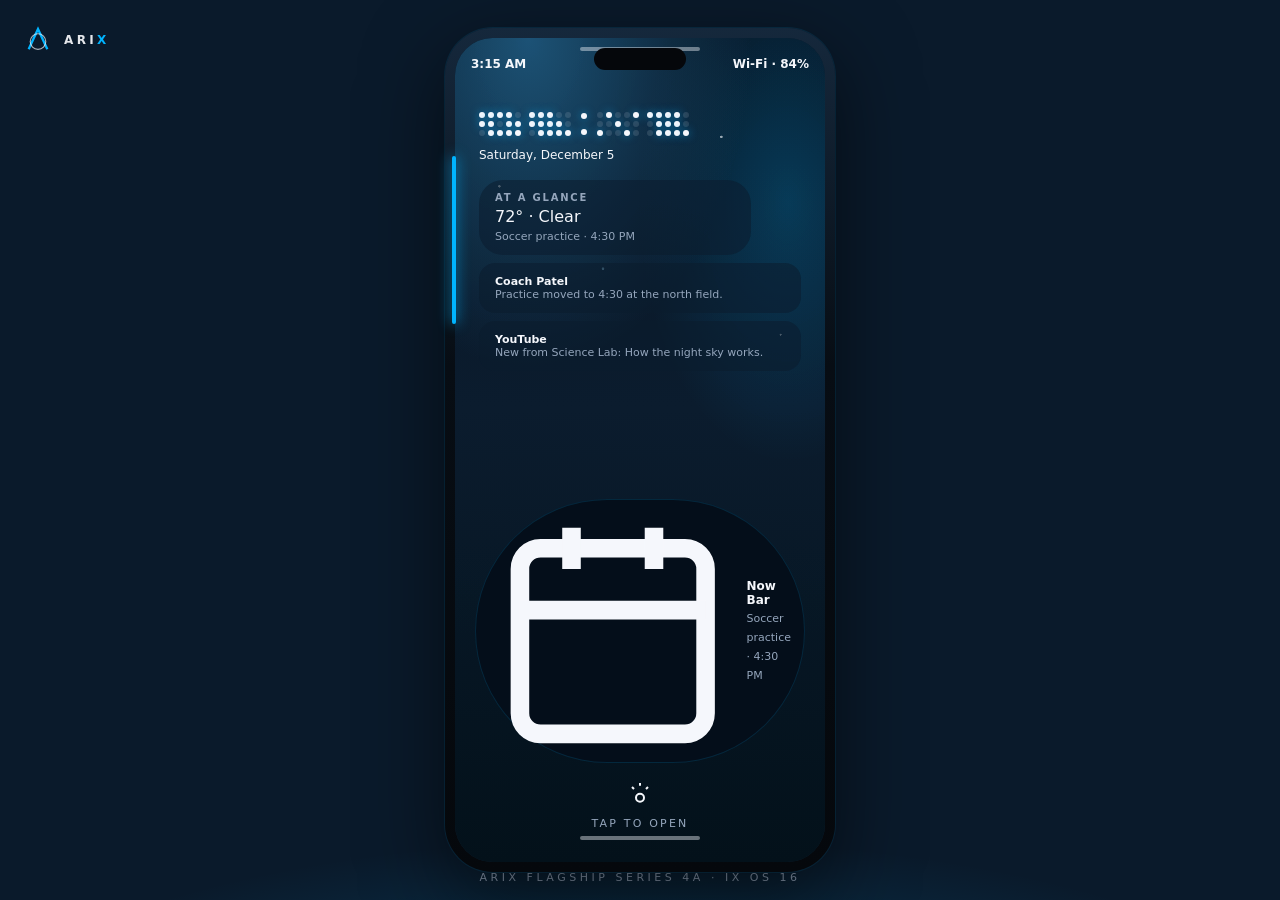
<file: apexbuilder-inputs/d9a50eb3-2703-4ad6-b517-25d902e7d5d7/source/index.html>
<!DOCTYPE html>
<html lang="en">
<head>
  <meta charset="UTF-8" />
  <meta name="viewport" content="width=device-width, initial-scale=1, viewport-fit=cover" />
  <meta name="theme-color" content="#0a1a2b" />
  <title>IX OS 16</title>
  <style>
    :root {
      --bg: #000;
      --navy: #0a1a2b;
      --navy-2: #0d2238;
      --surface: #10233a;
      --elevated: #16304c;
      --fg: #e5e7eb;
      --muted: #8b9bb0;
      --subtle: #5c6d82;
      --accent: #00b4ff;
      --accent-fg: #001018;
      --frost: #e5e7eb;
      --ok: #3ddc84;
      --danger: #ff6b6b;
      --border: #1e3a54;
      --chip-ice: #123a4d; --on-ice: #9ad4ec;
      --chip-sage: #143628; --on-sage: #86e0b8;
      --chip-mist: #252c3a; --on-mist: #d0d6e0;
      --chip-sand: #3a3420; --on-sand: #e6d6a8;
      --chip-rose: #3a1c24; --on-rose: #f0a3b0;
      --chip-azure: #1a2f6b; --on-azure: #8ab4f8;
      --ease: cubic-bezier(.22,1,.36,1);
    }
    * { box-sizing: border-box; margin: 0; padding: 0; }
    html, body { height: 100%; background: var(--navy); color: var(--fg); font-family: "Segoe UI", "Helvetica Neue", system-ui, sans-serif; -webkit-tap-highlight-color: transparent; }
    button, [role="button"] { cursor: pointer; font: inherit; color: inherit; background: none; border: 0; }
    input, textarea { font: inherit; color: inherit; }
    .desk { min-height: 100dvh; display: grid; place-items: center; position: relative; overflow: hidden; }
    .desk::before { content: ""; position: absolute; inset: auto 0 -20% 0; height: 55%; background: radial-gradient(80% 70% at 50% 100%, color-mix(in oklab, var(--accent) 28%, transparent), transparent 70%); pointer-events: none; }
    .fit { width: min(390px, 100vw); height: min(844px, 100dvh); position: relative; z-index: 1; }
    .bezel { position: absolute; inset: 0; background: linear-gradient(180deg, #15283c, #070d14 40%, #05080c); border-radius: 3rem; padding: 10px; box-shadow: 0 24px 80px rgb(0 0 0 / .55), 0 0 0 1px rgb(0 180 255 / .12); }
    .screen { position: relative; width: 100%; height: 100%; border-radius: 2.35rem; overflow: hidden; background: var(--navy); isolation: isolate; }
    .hole { position: absolute; top: 10px; left: 50%; z-index: 80; width: 92px; height: 22px; transform: translateX(-50%); border-radius: 999px; background: #05070a; pointer-events: none; }
    .glyph { position: absolute; left: 7px; top: 128px; width: 4px; height: 168px; border-radius: 99px; background: #121820; pointer-events: none; z-index: 3; }
    .glyph.on { background: var(--accent); box-shadow: 0 0 14px var(--accent); }
    .wordmark { letter-spacing: .28em; font-weight: 700; font-size: 12px; }
    .wordmark span { color: var(--accent); }
    .brand-row { position: absolute; left: 24px; top: 24px; display: none; align-items: center; gap: 12px; }
    .foot { position: absolute; bottom: 16px; left: 0; right: 0; text-align: center; font-size: 11px; letter-spacing: .32em; color: var(--muted); display: none; pointer-events: none; }
    @media (min-width: 900px) { .brand-row, .foot { display: flex; } .foot { display: block; } }
    @media (max-width: 520px) {
      .desk { background: #000; }
      .desk::before { display: none; }
      .fit { width: 100vw; height: 100dvh; }
      .bezel { padding: 0; border-radius: 0; box-shadow: none; background: #000; }
      .screen { border-radius: 0; }
      .glyph { display: none; }
    }
    .layer { position: absolute; inset: 0; }
    .status { height: 38px; padding: 14px 16px 0; display: flex; align-items: center; justify-content: space-between; font-size: 12px; font-weight: 600; color: var(--frost); position: relative; z-index: 6; }
    .status .sig { display: flex; gap: 6px; align-items: center; }
    .wall { position: absolute; inset: 0; background:
      radial-gradient(120% 80% at 20% 0%, #1a4d6e 0%, transparent 50%),
      radial-gradient(90% 70% at 90% 20%, #00b4ff33 0%, transparent 45%),
      linear-gradient(180deg, #071422 0%, #0a1a2b 45%, #031018 100%); }
    .wall::after { content: ""; position: absolute; inset: 0; pointer-events: none; background-image:
      radial-gradient(circle at 12% 18%, #fff 0 1px, transparent 1.5px),
      radial-gradient(circle at 72% 12%, #fff 0 1px, transparent 1.5px),
      radial-gradient(circle at 40% 28%, #9ad4ec 0 1px, transparent 1.6px),
      radial-gradient(circle at 88% 36%, #fff 0 .8px, transparent 1.2px),
      radial-gradient(circle at 22% 62%, #fff 0 1px, transparent 1.4px),
      radial-gradient(circle at 64% 70%, #00b4ff 0 1px, transparent 1.6px);
      opacity: .55; }
    .wall.city { background:
      radial-gradient(70% 50% at 50% 100%, #00b4ff22, transparent 60%),
      linear-gradient(180deg, #102033, #0a1522 50%, #061018); }
    .wall.orbit { background:
      radial-gradient(circle at 70% 20%, #3a6ad655, transparent 40%),
      radial-gradient(circle at 20% 80%, #00b4ff33, transparent 42%),
      #071018; }
    .press:active { transform: scale(.96); }
    .press { transition: transform 140ms var(--ease); }
    .home, .lock, .app, .shade, .recents { display: flex; flex-direction: column; }
    .lock-body { flex: 1; padding: 36px 24px 0; position: relative; z-index: 2; }
    .dot-clock { display: flex; align-items: center; gap: 8px; }
    .digit { display: grid; grid-template-columns: repeat(5, 6px); gap: 3px; }
    .dot { width: 6px; height: 6px; border-radius: 99px; background: rgb(229 231 235 / .12); }
    .dot.on { background: var(--frost); box-shadow: 0 0 8px rgb(0 180 255 / .55); }
    .colon { display: grid; gap: 10px; padding: 0 2px; }
    .glance { margin-top: 18px; max-width: 17rem; border-radius: 24px; background: rgb(10 26 43 / .55); padding: 12px 16px; }
    .kicker { font-size: 10px; font-weight: 700; letter-spacing: .18em; color: var(--muted); }
    .notice { margin-top: 8px; border-radius: 16px; background: rgb(10 26 43 / .55); padding: 12px 16px; text-align: left; width: 100%; }
    .lock-foot { padding: 0 20px 22px; position: relative; z-index: 3; display: flex; flex-direction: column; align-items: center; gap: 8px; }
    .now { display: flex; align-items: center; gap: 10px; min-height: 52px; padding: 8px 14px; border-radius: 999px; background: color-mix(in oklab, var(--navy) 72%, black); box-shadow: inset 0 0 0 1px rgb(0 180 255 / .14); width: 100%; text-align: left; }
    .handle { width: 120px; height: 4px; border-radius: 99px; background: rgb(229 231 235 / .42); }
    .nav { height: 22px; display: grid; place-items: center; position: relative; z-index: 20; }
    .home-body { flex: 1; min-height: 0; display: flex; flex-direction: column; padding: 4px 12px 4px; position: relative; z-index: 2; }
    .weather { border-radius: 24px; background: rgb(10 26 43 / .5); padding: 12px 16px; text-align: left; }
    .grid { margin-top: 10px; flex: 1; min-height: 0; overflow: auto; display: grid; grid-template-columns: repeat(4, 1fr); gap: 14px 0; padding-bottom: 6px; scrollbar-width: none; }
    .grid::-webkit-scrollbar { display: none; }
    .icon { display: flex; flex-direction: column; align-items: center; gap: 6px; color: var(--frost); }
    .chip { width: 52px; height: 52px; border-radius: 18px; display: grid; place-items: center; box-shadow: inset 0 0 0 1px rgb(0 180 255 / .14); }
    .chip svg { width: 22px; height: 22px; }
    .chip.sm { width: 48px; height: 48px; }
    .chip.ice { background: var(--chip-ice); color: var(--on-ice); }
    .chip.sage { background: var(--chip-sage); color: var(--on-sage); }
    .chip.mist { background: var(--chip-mist); color: var(--on-mist); }
    .chip.sand { background: var(--chip-sand); color: var(--on-sand); }
    .chip.rose { background: var(--chip-rose); color: var(--on-rose); }
    .chip.azure { background: var(--chip-azure); color: var(--on-azure); }
    .ilab { max-width: 68px; font-size: 10px; font-weight: 500; text-align: center; white-space: nowrap; overflow: hidden; text-overflow: ellipsis; }
    .dock { display: flex; justify-content: space-between; padding: 8px 10px; border-radius: 26px; background: color-mix(in oklab, var(--navy) 78%, transparent); box-shadow: 0 8px 28px rgb(0 0 0 / .35), inset 0 0 0 1px rgb(0 180 255 / .12); }
    .app { background: var(--navy); z-index: 20; animation: up 160ms var(--ease); }
    @keyframes up { from { opacity: 0; transform: translateY(14px) scale(.98); } to { opacity: 1; transform: none; } }
    .bar { height: 52px; display: flex; align-items: center; gap: 6px; padding: 0 8px; font-weight: 600; }
    .bar h1 { font-size: 16px; }
    .title { font-size: 28px; font-weight: 600; letter-spacing: -.03em; padding: 4px 18px 10px; }
    .row { display: flex; align-items: center; gap: 12px; width: 100%; min-height: 54px; padding: 8px 16px; text-align: left; border-bottom: 1px solid var(--border); }
    .scroll { flex: 1; overflow: auto; scrollbar-width: none; }
    .scroll::-webkit-scrollbar { display: none; }
    .search { display: flex; align-items: center; gap: 10px; height: 44px; padding: 0 14px; margin: 0 16px; border-radius: 999px; background: var(--elevated); }
    .search input, .field { width: 100%; background: transparent; border: 0; outline: none; }
    .field { height: 44px; padding: 0 14px; border-radius: 999px; background: var(--elevated); }
    .keys { display: grid; grid-template-columns: repeat(4, 1fr); gap: 8px; padding: 12px; }
    .key { height: 54px; border-radius: 999px; background: var(--elevated); font-size: 22px; font-weight: 500; }
    .key.op { background: var(--surface); color: var(--accent); }
    .key.eq { background: var(--accent); color: var(--accent-fg); }
    .key.wide { grid-column: span 2; }
    .bubble-me, .bubble-them { max-width: 78%; padding: 8px 12px; font-size: 14px; line-height: 1.4; margin: 6px 16px; }
    .bubble-me { margin-left: auto; background: var(--accent); color: var(--accent-fg); border-radius: 16px 16px 4px 16px; }
    .bubble-them { background: var(--elevated); border-radius: 16px 16px 16px 4px; }
    .shade { z-index: 40; background: color-mix(in oklab, var(--navy) 92%, black); transform: translateY(-103%); transition: transform 320ms var(--ease); pointer-events: none; }
    .shade.open { transform: none; pointer-events: auto; }
    .qs { display: grid; grid-template-columns: 1fr 1fr; gap: 8px; padding: 0 16px; }
    .tile { height: 64px; border-radius: 18px; background: var(--elevated); display: flex; align-items: center; gap: 10px; padding: 0 14px; text-align: left; }
    .tile.on { background: var(--accent); color: var(--accent-fg); }
    .recents { z-index: 35; background: rgb(0 0 0 / .45); }
    .cards { display: flex; gap: 14px; overflow-x: auto; padding: 32px 24px; flex: 1; align-items: center; }
    .card { flex: 0 0 176px; height: 300px; border-radius: 24px; background: var(--navy); text-align: left; box-shadow: inset 0 0 0 1px rgb(0 180 255 / .16); overflow: hidden; }
    .toast { position: absolute; left: 50%; bottom: 68px; z-index: 70; transform: translateX(-50%); background: var(--elevated); padding: 8px 14px; border-radius: 999px; font-size: 12px; pointer-events: none; }
    .flash { position: absolute; inset: 0; z-index: 55; background: #f4fbff; }
    .range { width: 100%; accent-color: var(--accent); }
    .cam { flex: 1; margin: 8px 16px; border-radius: 24px; background: linear-gradient(180deg, #02040a, #0A1A2B 62%, #00B4FF); position: relative; }
    .yt { aspect-ratio: 16/9; border-radius: 14px; margin: 0 16px; position: relative; overflow: hidden; }
    .t-azure { background: linear-gradient(160deg, #101830, #3a6ad6); }
    .t-sage { background: linear-gradient(160deg, #0c2418, #1f8a5a); }
    .t-ice { background: linear-gradient(160deg, #0a1a2b, #1478a8); }
    .t-sand { background: linear-gradient(160deg, #2a2414, #b08a3a); }
    .t-rose { background: linear-gradient(160deg, #2a1016, #b44555); }
    .map { height: 240px; margin: 12px 16px; border-radius: 22px; background:
      linear-gradient(90deg, rgb(0 180 255 / .08) 1px, transparent 1px) 0 0 / 28px 28px,
      linear-gradient(rgb(0 180 255 / .08) 1px, transparent 1px) 0 0 / 28px 28px, #10233a; position: relative; }
    .pin { position: absolute; transform: translate(-50%, -100%); display: flex; flex-direction: column; align-items: center; font-size: 11px; }
    .muted { color: var(--muted); } .accent { color: var(--accent); } .sm { font-size: 12px; } .xs { font-size: 11px; }
    .pad { padding: 8px 16px; }
    .hidden { display: none !important; }
    .eq { display: flex; align-items: flex-end; gap: 2px; height: 16px; }
    .eq i { display: block; width: 2px; height: 8px; background: var(--accent); border-radius: 99px; animation: eq .9s ease-in-out infinite; }
    .eq i:nth-child(2) { animation-delay: .12s; } .eq i:nth-child(3) { animation-delay: .24s; }
    @keyframes eq { 50% { height: 14px; } }
    .power { position: absolute; inset: 0; z-index: 50; background: rgb(0 0 0 / .55); display: flex; align-items: flex-end; justify-content: center; padding-bottom: 64px; }
    .power .box { width: 256px; border-radius: 24px; overflow: hidden; background: var(--navy); }
    .off { position: absolute; inset: 0; background: #000; z-index: 60; }
  </style>
</head>
<body>
  <div class="desk">
    <div class="brand-row">
      <svg width="28" height="32" viewBox="0 0 36 40" fill="none"><path d="M6 32 L18 6 L30 32" stroke="#00b4ff" stroke-width="3" fill="none"/><circle cx="18" cy="22" r="10" stroke="#eef2f7" stroke-width="1.5" fill="none" opacity=".7"/></svg>
      <span class="wordmark">ARI<span>X</span></span>
    </div>
    <div class="fit">
      <div class="bezel">
        <span class="glyph" id="glyph"></span>
        <div class="screen" id="screen" style="filter: brightness(1.07)">
          <div class="hole"></div>
          <div class="wall" id="wall"></div>
          <div class="layer lock" id="lock"></div>
          <div class="layer home hidden" id="home"></div>
          <div class="layer app hidden" id="app"></div>
          <div class="layer recents hidden" id="recents"></div>
          <div class="layer shade" id="shade"></div>
          <div class="nav" id="nav"></div>
          <div class="toast hidden" id="toast"></div>
          <div class="flash hidden" id="flash"></div>
          <div class="power hidden" id="power"></div>
          <button class="off hidden" id="off" aria-label="Power on"></button>
        </div>
      </div>
    </div>
    <p class="foot">ARIX FLAGSHIP SERIES 4A · IX OS 16</p>
  </div>
  <script>
const ICONS = {
  phone: '<svg viewBox="0 0 24 24" fill="none" stroke="currentColor" stroke-width="1.8"><path d="M22 16.92v3a2 2 0 0 1-2.18 2 19.8 19.8 0 0 1-8.63-3.07 19.5 19.5 0 0 1-6-6A19.8 19.8 0 0 1 2.12 4.18 2 2 0 0 1 4.11 2h3a2 2 0 0 1 2 1.72c.13.96.36 1.9.7 2.81a2 2 0 0 1-.45 2.11L8.09 9.91a16 16 0 0 0 6 6l1.27-1.27a2 2 0 0 1 2.11-.45c.91.34 1.85.57 2.81.7A2 2 0 0 1 22 16.92z"/></svg>',
  msg: '<svg viewBox="0 0 24 24" fill="none" stroke="currentColor" stroke-width="1.8"><path d="M21 15a2 2 0 0 1-2 2H7l-4 4V5a2 2 0 0 1 2-2h14a2 2 0 0 1 2 2z"/></svg>',
  users: '<svg viewBox="0 0 24 24" fill="none" stroke="currentColor" stroke-width="1.8"><path d="M16 21v-2a4 4 0 0 0-4-4H6a4 4 0 0 0-4 4v2"/><circle cx="9" cy="7" r="4"/><path d="M22 21v-2a4 4 0 0 0-3-3.87"/><path d="M16 3.13a4 4 0 0 1 0 7.75"/></svg>',
  cam: '<svg viewBox="0 0 24 24" fill="none" stroke="currentColor" stroke-width="1.8"><path d="M23 19a2 2 0 0 1-2 2H3a2 2 0 0 1-2-2V8a2 2 0 0 1 2-2h4l2-3h6l2 3h4a2 2 0 0 1 2 2z"/><circle cx="12" cy="13" r="4"/></svg>',
  img: '<svg viewBox="0 0 24 24" fill="none" stroke="currentColor" stroke-width="1.8"><rect x="3" y="3" width="18" height="18" rx="2"/><circle cx="8.5" cy="8.5" r="1.5"/><path d="M21 15l-5-5L5 21"/></svg>',
  clock: '<svg viewBox="0 0 24 24" fill="none" stroke="currentColor" stroke-width="1.8"><circle cx="12" cy="12" r="10"/><path d="M12 6v6l4 2"/></svg>',
  cal: '<svg viewBox="0 0 24 24" fill="none" stroke="currentColor" stroke-width="1.8"><rect x="3" y="4" width="18" height="18" rx="2"/><path d="M16 2v4M8 2v4M3 10h18"/></svg>',
  note: '<svg viewBox="0 0 24 24" fill="none" stroke="currentColor" stroke-width="1.8"><path d="M12 20h9"/><path d="M16.5 3.5a2.1 2.1 0 0 1 3 3L7 19l-4 1 1-4Z"/></svg>',
  sun: '<svg viewBox="0 0 24 24" fill="none" stroke="currentColor" stroke-width="1.8"><circle cx="12" cy="12" r="4"/><path d="M12 2v2M12 20v2M4.9 4.9l1.4 1.4M17.7 17.7l1.4 1.4M2 12h2M20 12h2M4.9 19.1l1.4-1.4M17.7 6.3l1.4-1.4"/></svg>',
  calc: '<svg viewBox="0 0 24 24" fill="none" stroke="currentColor" stroke-width="1.8"><rect x="4" y="2" width="16" height="20" rx="2"/><path d="M8 6h8M8 12h.01M12 12h.01M16 12h.01M8 16h.01M12 16h.01M16 16h.01"/></svg>',
  disc: '<svg viewBox="0 0 24 24" fill="none" stroke="currentColor" stroke-width="1.8"><circle cx="12" cy="12" r="10"/><circle cx="12" cy="12" r="3"/></svg>',
  folder: '<svg viewBox="0 0 24 24" fill="none" stroke="currentColor" stroke-width="1.8"><path d="M4 20h16a2 2 0 0 0 2-2V8a2 2 0 0 0-2-2h-7l-2-2H4a2 2 0 0 0-2 2v12a2 2 0 0 0 2 2z"/></svg>',
  globe: '<svg viewBox="0 0 24 24" fill="none" stroke="currentColor" stroke-width="1.8"><circle cx="12" cy="12" r="10"/><path d="M2 12h20M12 2a15 15 0 0 1 0 20M12 2a15 15 0 0 0 0 20"/></svg>',
  bag: '<svg viewBox="0 0 24 24" fill="none" stroke="currentColor" stroke-width="1.8"><path d="M6 2 3 6v14a2 2 0 0 0 2 2h14a2 2 0 0 0 2-2V6l-3-4Z"/><path d="M3 6h18M16 10a4 4 0 0 1-8 0"/></svg>',
  gear: '<svg viewBox="0 0 24 24" fill="none" stroke="currentColor" stroke-width="1.8"><circle cx="12" cy="12" r="3"/><path d="M19.4 15a1.7 1.7 0 0 0 .3 1.8l.1.1a2 2 0 1 1-2.8 2.8l-.1-.1a1.7 1.7 0 0 0-1.8-.3 1.7 1.7 0 0 0-1 1.5V21a2 2 0 1 1-4 0v-.1a1.7 1.7 0 0 0-1-1.5 1.7 1.7 0 0 0-1.8.3l-.1.1a2 2 0 1 1-2.8-2.8l.1-.1a1.7 1.7 0 0 0 .3-1.8 1.7 1.7 0 0 0-1.5-1H3a2 2 0 1 1 0-4h.1a1.7 1.7 0 0 0 1.5-1 1.7 1.7 0 0 0-.3-1.8l-.1-.1a2 2 0 1 1 2.8-2.8l.1.1a1.7 1.7 0 0 0 1.8.3H9a1.7 1.7 0 0 0 1-1.5V3a2 2 0 1 1 4 0v.1a1.7 1.7 0 0 0 1 1.5 1.7 1.7 0 0 0 1.8-.3l.1-.1a2 2 0 1 1 2.8 2.8l-.1.1a1.7 1.7 0 0 0-.3 1.8V9a1.7 1.7 0 0 0 1.5 1H21a2 2 0 1 1 0 4h-.1a1.7 1.7 0 0 0-1.5 1z"/></svg>',
  spark: '<svg viewBox="0 0 24 24" fill="none" stroke="currentColor" stroke-width="1.8"><path d="M12 3l1.8 5.2L19 10l-5.2 1.8L12 17l-1.8-5.2L5 10l5.2-1.8Z"/></svg>',
  car: '<svg viewBox="0 0 24 24" fill="none" stroke="currentColor" stroke-width="1.8"><path d="M5 17h14v-5l-2-5H7L5 12z"/><circle cx="7.5" cy="17.5" r="1.5"/><circle cx="16.5" cy="17.5" r="1.5"/></svg>',
  pods: '<svg viewBox="0 0 24 24" fill="none" stroke="currentColor" stroke-width="1.8"><path d="M3 18v-6a9 9 0 0 1 18 0v6"/><path d="M21 19a2 2 0 0 1-2 2h-1a2 2 0 0 1-2-2v-3a2 2 0 0 1 2-2h3zM3 19a2 2 0 0 0 2 2h1a2 2 0 0 0 2-2v-3a2 2 0 0 0-2-2H3z"/></svg>',
  search: '<svg viewBox="0 0 24 24" fill="none" stroke="currentColor" stroke-width="1.8"><circle cx="11" cy="11" r="7"/><path d="m21 21-4.3-4.3"/></svg>',
  play: '<svg viewBox="0 0 24 24" fill="currentColor"><path d="M8 5v14l11-7z"/></svg>',
  mail: '<svg viewBox="0 0 24 24" fill="none" stroke="currentColor" stroke-width="1.8"><rect x="2" y="4" width="20" height="16" rx="2"/><path d="m22 7-10 7L2 7"/></svg>',
  map: '<svg viewBox="0 0 24 24" fill="none" stroke="currentColor" stroke-width="1.8"><path d="M9 18 3 21V6l6-3 6 3 6-3v15l-6 3z"/><path d="M9 3v15M15 6v15"/></svg>',
  news: '<svg viewBox="0 0 24 24" fill="none" stroke="currentColor" stroke-width="1.8"><path d="M4 22h16a2 2 0 0 0 2-2V4H8v16a2 2 0 0 1-2 2H4a2 2 0 0 1-2-2V8"/><path d="M12 8h6M12 12h6M12 16h6"/></svg>',
  lang: '<svg viewBox="0 0 24 24" fill="none" stroke="currentColor" stroke-width="1.8"><path d="m5 8 6 6M4 14l6-6 2-3M2 5h12M7 2h1M12.5 22l5-12 5 12M15 18h5"/></svg>',
  heart: '<svg viewBox="0 0 24 24" fill="none" stroke="currentColor" stroke-width="1.8"><path d="M20.8 4.6a5.5 5.5 0 0 0-7.8 0L12 5.6l-1-1a5.5 5.5 0 0 0-7.8 7.8l1 1L12 21l7.8-7.6 1-1a5.5 5.5 0 0 0 0-7.8z"/></svg>',
  card: '<svg viewBox="0 0 24 24" fill="none" stroke="currentColor" stroke-width="1.8"><rect x="2" y="5" width="20" height="14" rx="2"/><path d="M2 10h20"/></svg>',
  bulb: '<svg viewBox="0 0 24 24" fill="none" stroke="currentColor" stroke-width="1.8"><path d="M9 18h6M10 22h4"/><path d="M12 2a7 7 0 0 0-4 12c.6.6 1 1.5 1 2.4V18h6v-1.6c0-.9.4-1.8 1-2.4A7 7 0 0 0 12 2z"/></svg>',
  shield: '<svg viewBox="0 0 24 24" fill="none" stroke="currentColor" stroke-width="1.8"><path d="M12 22s8-4 8-10V5l-8-3-8 3v7c0 6 8 10 8 10z"/></svg>',
  timer: '<svg viewBox="0 0 24 24" fill="none" stroke="currentColor" stroke-width="1.8"><circle cx="12" cy="13" r="8"/><path d="M12 9v4l2 2M10 2h4M12 2v2"/></svg>',
  wifi: '<svg viewBox="0 0 24 24" fill="none" stroke="currentColor" stroke-width="1.8"><path d="M5 12.6A11 11 0 0 1 12 10a11 11 0 0 1 7 2.6"/><path d="M8.5 16.2A6 6 0 0 1 12 15a6 6 0 0 1 3.5 1.2"/><path d="M12 20h.01"/><path d="M2 8.8A16 16 0 0 1 12 5a16 16 0 0 1 10 3.8"/></svg>',
  bt: '<svg viewBox="0 0 24 24" fill="none" stroke="currentColor" stroke-width="1.8"><path d="m7 7 10 10-5 5V2l5 5L7 17"/></svg>',
  moon: '<svg viewBox="0 0 24 24" fill="none" stroke="currentColor" stroke-width="1.8"><path d="M21 14.5A8.5 8.5 0 1 1 9.5 3 7 7 0 0 0 21 14.5z"/></svg>',
  plane: '<svg viewBox="0 0 24 24" fill="none" stroke="currentColor" stroke-width="1.8"><path d="M17.8 19.2 16 11l3.5-3.5a2.1 2.1 0 1 0-3-3L13 7.8 4.8 6.2 4 8l6.3 3.7L8 18l2 .8 2.7-5.3 3.7 6.3z"/></svg>',
  flash: '<svg viewBox="0 0 24 24" fill="none" stroke="currentColor" stroke-width="1.8"><path d="M4 11a9 9 0 0 1 16 0"/><path d="M12 12v7"/><path d="M9 19h6"/></svg>',
  bat: '<svg viewBox="0 0 24 24" fill="none" stroke="currentColor" stroke-width="1.8"><rect x="2" y="7" width="18" height="10" rx="2"/><path d="M22 11v2M6 11v2M10 11v2"/></svg>',
  back: '<svg viewBox="0 0 24 24" fill="none" stroke="currentColor" stroke-width="1.8"><path d="m15 18-6-6 6-6"/></svg>'
};

const APPS = [
  { id: "phone", name: "Phone", icon: "phone", chip: "sage", dock: true },
  { id: "messages", name: "Messages", icon: "msg", chip: "ice", dock: true },
  { id: "google", name: "Google", icon: "search", chip: "azure", dock: true },
  { id: "youtube", name: "YouTube", icon: "play", chip: "rose", dock: true },
  { id: "camera", name: "Camera", icon: "cam", chip: "mist", dock: true },
  { id: "play", name: "Play Store", icon: "bag", chip: "sage" },
  { id: "photos", name: "Photos", icon: "img", chip: "sand" },
  { id: "maps", name: "Maps", icon: "map", chip: "sage" },
  { id: "mail", name: "Gmail", icon: "mail", chip: "rose" },
  { id: "clock", name: "Clock", icon: "clock", chip: "azure" },
  { id: "calendar", name: "Calendar", icon: "cal", chip: "ice" },
  { id: "weather", name: "Weather", icon: "sun", chip: "sand" },
  { id: "notes", name: "Notes", icon: "note", chip: "mist" },
  { id: "contacts", name: "Contacts", icon: "users", chip: "ice" },
  { id: "calculator", name: "Calculator", icon: "calc", chip: "mist" },
  { id: "music", name: "YT Music", icon: "disc", chip: "rose" },
  { id: "files", name: "Files", icon: "folder", chip: "sand" },
  { id: "browser", name: "Chrome", icon: "globe", chip: "azure" },
  { id: "news", name: "News", icon: "news", chip: "azure" },
  { id: "translate", name: "Translate", icon: "lang", chip: "ice" },
  { id: "fitness", name: "Fit", icon: "heart", chip: "sage" },
  { id: "wallet", name: "Wallet", icon: "card", chip: "sand" },
  { id: "assistant", name: "Gemini", icon: "spark", chip: "ice" },
  { id: "auto", name: "Auto", icon: "car", chip: "mist" },
  { id: "pods", name: "Pods", icon: "pods", chip: "azure" },
  { id: "glyph", name: "Glyph", icon: "bulb", chip: "ice" },
  { id: "care", name: "Device Care", icon: "shield", chip: "sage" },
  { id: "routines", name: "Modes", icon: "timer", chip: "sand" },
  { id: "settings", name: "Settings", icon: "gear", chip: "mist" }
];
const APP_MAP = Object.fromEntries(APPS.map(a => [a.id, a]));
const DOCK = APPS.filter(a => a.dock);

const CONTACTS = [
  { id: "mom", name: "Mom", phone: "555-0142", initials: "M" },
  { id: "dad", name: "Dad", phone: "555-0143", initials: "D" },
  { id: "alex", name: "Alex Rivera", phone: "555-0190", initials: "AR" },
  { id: "sam", name: "Sam Chen", phone: "555-0191", initials: "SC" },
  { id: "coach", name: "Coach Patel", phone: "555-0160", initials: "CP" },
  { id: "lib", name: "School Library", phone: "555-0100", initials: "SL" }
];
const TRACKS = [
  { id: "t1", title: "Horizon Line", artist: "ARIX Session" },
  { id: "t2", title: "Night Orbit", artist: "ARIX Session" },
  { id: "t3", title: "Quiet Atlas", artist: "Field Notes" },
  { id: "t4", title: "Afterglow", artist: "Field Notes" }
];
const VIDEOS = [
  { title: "How the night sky works", ch: "Science Lab", views: "1.2M", len: "12:04", tone: "t-azure" },
  { title: "Easy soccer footwork", ch: "Field Notes", views: "640K", len: "8:41", tone: "t-sage" },
  { title: "IX OS 16 first look", ch: "ARIX", views: "210K", len: "6:18", tone: "t-ice" },
  { title: "Paper satellites craft", ch: "Maker Club", views: "88K", len: "14:22", tone: "t-sand" },
  { title: "Piano warmups", ch: "Practice Room", views: "430K", len: "9:05", tone: "t-rose" }
];
const MAIL = [
  { from: "School Library", sub: "Books due Saturday", body: "Please return Night Sky Atlas by Saturday noon.", unread: true },
  { from: "Coach Patel", sub: "Practice 4:30", body: "North field today. Bring water.", unread: true },
  { from: "Science Club", sub: "Fair checklist", body: "Poster, labels, and a printed Earth photo." }
];
const NEWS = [
  ["Northhaven clear through Thursday", "Local"],
  ["Students launch paper-satellite club", "School"],
  ["Night-sky watch this weekend", "Science"]
];
const FILES = [
  ["Science-fair-poster.pdf", "Document · 2.4 MB"],
  ["Homework-week-4.md", "Document · 18 KB"],
  ["Practice-schedule.txt", "Document · 4 KB"],
  ["Horizon.jpg", "Image · 1.1 MB"]
];
const DOTS = {
  0: "111101101101111", 1: "010010010010010", 2: "111001111100111",
  3: "111001111001111", 4: "101101111001001", 5: "111100111001111",
  6: "111100111101111", 7: "111001001001001", 8: "111101111101111", 9: "111101111001111"
};

const S = {
  stage: "lock",
  openApp: null,
  recents: [],
  shade: false,
  recentsOpen: false,
  power: false,
  off: false,
  wifi: true,
  bt: true,
  airplane: false,
  dnd: false,
  flashlight: false,
  rotate: true,
  saver: false,
  glyph: true,
  volume: 0.62,
  brightness: 0.78,
  wallpaper: "horizon",
  battery: 84,
  playing: false,
  track: 0,
  chat: null,
  notes: [
    { id: "n1", title: "Science fair", body: "Poster title: Orbit and Light." },
    { id: "n2", title: "Weekend list", body: "Library books due Saturday.\nPiano scales 15 minutes." }
  ],
  photos: ["Horizon", "City Night", "Orbit"],
  threads: {
    mom: [{me:false, text:"Dinner is at 7. Can you set the table?"},{me:true, text:"Yes. I will be home after practice."}],
    dad: [{me:false, text:"Need a ride from the library?"}],
    alex: [{me:false, text:"Want to finish the science board after school?"},{me:true, text:"Yes. I have the planet labels ready."}],
    sam: [{me:false, text:"Band practice moved indoors."}],
    coach: [{me:false, text:"Practice moved to 4:30 at the north field."}],
    lib: [{me:false, text:"Night Sky Atlas is due Saturday."}]
  },
  gemini: [{me:true, text:"What can you do?"},{me:false, text:"I can open apps, tell the weather, and walk you through IX OS 16. Try open camera."}],
  notices: [
    { id: "nt1", app: "messages", title: "Coach Patel", body: "Practice moved to 4:30 at the north field.", read: false },
    { id: "nt2", app: "youtube", title: "YouTube", body: "New from Science Lab: How the night sky works.", read: false },
    { id: "nt3", app: "play", title: "Play Store", body: "IX OS 16 system apps are up to date.", read: true }
  ],
  calc: "0",
  setPage: "root",
  dial: "",
  gq: "",
  yt: -1,
  noteId: null
};

function save() {
  try { localStorage.setItem("ix-os-v18", JSON.stringify({
    wifi: S.wifi, bt: S.bt, airplane: S.airplane, dnd: S.dnd, saver: S.saver,
    glyph: S.glyph, volume: S.volume, brightness: S.brightness, wallpaper: S.wallpaper, notes: S.notes
  })); } catch {}
}
function load() {
  try {
    const raw = localStorage.getItem("ix-os-v18");
    if (!raw) return;
    Object.assign(S, JSON.parse(raw));
  } catch {}
}

function toast(msg) {
  const el = document.getElementById("toast");
  el.textContent = msg;
  el.classList.remove("hidden");
  clearTimeout(toast._t);
  toast._t = setTimeout(() => el.classList.add("hidden"), 1600);
}

function clockNow() {
  const d = new Date();
  return d.toLocaleTimeString(undefined, { hour: "numeric", minute: "2-digit" });
}
function dateNow() {
  return new Date().toLocaleDateString(undefined, { weekday: "long", month: "long", day: "numeric" });
}
function digitHtml(n) {
  const pat = DOTS[n] || DOTS[0];
  return `<div class="digit">${[...pat].map(c => `<span class="dot${c === "1" ? " on" : ""}"></span>`).join("")}</div>`;
}
function statusHtml(light) {
  return `<div class="status"><span>${clockNow()}</span><span class="sig">${S.airplane ? "✈" : (S.wifi ? "Wi-Fi" : "")} · ${S.battery}%</span></div>`;
}
function iconBtn(app, labeled = true, sm = false) {
  return `<button class="icon press" data-open="${app.id}" aria-label="${app.name}">
    <span class="chip ${app.chip}${sm ? " sm" : ""}">${ICONS[app.icon]}</span>
    ${labeled ? `<span class="ilab">${app.name}</span>` : ""}
  </button>`;
}
function header(title, back = "home") {
  return `<div class="bar"><button class="press" data-act="${back}" aria-label="Back" style="width:40px;height:40px;display:grid;place-items:center;color:var(--accent)">${ICONS.back}</button><h1>${title}</h1></div>`;
}
function nowBar() {
  const t = TRACKS[S.track];
  if (S.playing) {
    return `<button class="now press" data-open="music"><span class="eq"><i></i><i></i><i></i><i></i></span><span style="flex:1;min-width:0"><span style="display:block;font-size:12px;font-weight:600">${t.title}</span><span class="xs muted">${t.artist}</span></span><span class="xs" data-act="togglePlay" style="width:32px;height:32px;border-radius:99px;background:var(--accent);color:var(--accent-fg);display:grid;place-items:center">II</span></button>`;
  }
  return `<button class="now press" data-open="calendar">${ICONS.cal}<span style="flex:1"><span style="display:block;font-size:12px;font-weight:600">Now Bar</span><span class="xs muted">Soccer practice · 4:30 PM</span></span></button>`;
}

function renderLock() {
  const d = new Date();
  const h = d.getHours(), m = d.getMinutes();
  const h1 = Math.floor(h / 10), h2 = h % 10, m1 = Math.floor(m / 10), m2 = m % 10;
  const notes = S.notices.filter(n => !n.read).slice(0, 2);
  document.getElementById("lock").innerHTML = `
    ${statusHtml()}
    <div class="lock-body" data-act="unlock">
      <div class="dot-clock">${digitHtml(h1)}${digitHtml(h2)}<div class="colon"><span class="dot on"></span><span class="dot on"></span></div>${digitHtml(m1)}${digitHtml(m2)}</div>
      <p class="sm" style="margin-top:12px">${dateNow()}</p>
      <div class="glance">
        <p class="kicker">AT A GLANCE</p>
        <p style="margin-top:4px;font-weight:500">72° · Clear</p>
        <p class="xs muted" style="margin-top:4px">Soccer practice · 4:30 PM</p>
      </div>
      ${notes.map(n => `<button class="notice press" data-open="${n.app}"><p class="xs" style="font-weight:600">${n.title}</p><p class="xs muted">${n.body}</p></button>`).join("")}
    </div>
    <div class="lock-foot">
      ${nowBar()}
      <button class="press" data-act="unlock" aria-label="Unlock" style="display:flex;flex-direction:column;align-items:center;gap:6px;padding-top:8px">
        <svg width="32" height="32" viewBox="0 0 24 24" fill="none" stroke="currentColor" stroke-width="1.5"><path d="M12 11a3 3 0 1 0 0 6 3 3 0 0 0 0-6z"/><path d="M12 3v2M6 6l1.5 1.5M18 6l-1.5 1.5"/></svg>
        <span class="xs muted" style="letter-spacing:.2em">TAP TO OPEN</span>
        <span class="handle"></span>
      </button>
    </div>`;
}

function renderHome() {
  document.getElementById("home").innerHTML = `
    ${statusHtml()}
    <div class="home-body">
      <button class="weather press" data-open="weather">
        <p class="kicker">NORTHHAVEN</p>
        <div style="display:flex;align-items:flex-end;justify-content:space-between">
          <p style="font-size:36px;font-weight:300">72°</p>
          <p class="xs muted">Clear · H 76° L 61°</p>
        </div>
      </button>
      <div class="grid">${APPS.map(a => iconBtn(a)).join("")}</div>
      <div style="padding:8px 0 2px">${nowBar()}<div class="dock" style="margin-top:8px">${DOCK.map(a => iconBtn(a, false, true)).join("")}</div></div>
    </div>`;
}

function viewOf(id) {
  const views = {
    phone: phoneView, messages: messagesView, contacts: contactsView, camera: cameraView,
    photos: photosView, clock: clockView, calendar: calendarView, notes: notesView,
    weather: weatherView, calculator: calcView, music: musicView, files: filesView,
    browser: browserView, play: playView, settings: settingsView, assistant: geminiView,
    auto: autoView, pods: podsView, google: googleView, youtube: youtubeView,
    mail: mailView, maps: mapsView, news: newsView, translate: translateView,
    fitness: fitView, wallet: walletView, glyph: glyphView, care: careView, routines: modesView
  };
  const fn = views[id];
  return typeof fn === "function" ? fn() : `<div>${header("App")}<p class="pad muted">This app is installing.</p></div>`;
}

function phoneView() {
  const keys = ["1","2","3","4","5","6","7","8","9","*","0","#"];
  return `${header("Phone")}
    <p style="text-align:center;font-size:28px;letter-spacing:.08em;padding:12px">${S.dial || " "}</p>
    <div class="keys">${keys.map(k => `<button class="key press" data-act="dial" data-v="${k}">${k}</button>`).join("")}</div>
    <div class="pad" style="display:flex;gap:8px">
      <button class="key eq press" style="flex:1" data-act="call">Call</button>
      <button class="key press" style="flex:1" data-act="dialClear">Clear</button>
    </div>
    <button class="row" data-open="contacts">${ICONS.users}<span>Contacts</span></button>`;
}
function messagesView() {
  if (S.chat) {
    const c = CONTACTS.find(x => x.id === S.chat) || CONTACTS[0];
    const msgs = S.threads[S.chat] || [];
    return `${header(c.name, "chatBack")}
      <div class="scroll">${msgs.map(m => `<p class="${m.me ? "bubble-me" : "bubble-them"}">${m.text}</p>`).join("") || `<p class="pad muted sm">No messages yet.</p>`}</div>
      <form class="pad" data-act="sendMsg" style="display:flex;gap:8px">
        <input class="field" name="text" placeholder="Message" autocomplete="off" />
        <button class="press" style="background:var(--accent);color:var(--accent-fg);border-radius:999px;padding:0 14px">Send</button>
      </form>`;
  }
  return `${header("Messages")}<div class="scroll">${CONTACTS.map(c => {
    const last = (S.threads[c.id] || []).slice(-1)[0];
    return `<button class="row" data-act="openChat" data-v="${c.id}"><span class="chip ice" style="width:36px;height:36px;border-radius:99px">${c.initials}</span><span>${c.name}<br><span class="xs muted">${last ? last.text : "Tap to open thread"}</span></span></button>`;
  }).join("")}</div>`;
}
function contactsView() {
  return `${header("Contacts")}<div class="scroll">${CONTACTS.map(c => `<div class="row"><span class="chip ice" style="width:36px;height:36px;border-radius:99px">${c.initials}</span><span style="flex:1">${c.name}<br><span class="xs muted">${c.phone}</span></span><button class="accent xs" data-act="dialContact" data-v="${c.phone}">Call</button></div>`).join("")}</div>`;
}
function cameraView() {
  return `${header("Camera")}<div class="cam"></div>
    <div class="pad" style="display:flex;justify-content:space-between;align-items:center">
      <button class="press" data-open="photos">${ICONS.img}</button>
      <button class="press" data-act="snap" style="width:64px;height:64px;border-radius:99px;background:#fff;border:4px solid var(--accent)"></button>
      <span class="xs muted">ARIX AI</span>
    </div>`;
}
function photosView() {
  return `${header("Photos")}<div class="scroll pad" style="display:grid;grid-template-columns:1fr 1fr;gap:8px">${S.photos.map((p,i) => `<div class="yt ${["t-ice","t-azure","t-sand","t-sage"][i%4]}" style="aspect-ratio:3/4;margin:0"><span class="xs" style="position:absolute;bottom:8px;left:8px">${p}</span></div>`).join("")}</div>`;
}
function clockView() {
  return `${header("Clock")}<p class="title">${clockNow()}</p>
    <div class="row"><span style="flex:1">School</span><span>06:45 · On</span></div>
    <div class="row"><span style="flex:1">Practice reminder</span><span class="muted">16:00 · Off</span></div>
    <p class="pad muted sm">Alarms stay on this device.</p>`;
}
function calendarView() {
  return `${header("Calendar")}<p class="title">Today</p>
    ${[["Soccer practice","4:30 PM"],["Family dinner","7:00 PM"],["Science fair","Thu 9:00 AM"],["Piano lesson","Sat 11:00 AM"]].map(([t,d]) => `<div class="row"><span style="flex:1">${t}</span><span class="xs muted">${d}</span></div>`).join("")}`;
}
function notesView() {
  if (S.noteId) {
    const n = S.notes.find(x => x.id === S.noteId) || S.notes[0];
    return `${header("Note", "noteBack")}<div class="pad"><p style="font-weight:600">${n.title}</p><p class="sm" style="margin-top:8px;white-space:pre-wrap">${n.body}</p></div>`;
  }
  return `${header("Notes")}<div class="scroll">${S.notes.map(n => `<button class="row" data-act="openNote" data-v="${n.id}"><span style="flex:1">${n.title}<br><span class="xs muted">${n.body.slice(0,40)}</span></span></button>`).join("")}
    <button class="row accent" data-act="addNote">New note</button></div>`;
}
function weatherView() {
  return `${header("Weather")}<p class="kicker pad">NORTHHAVEN</p><p class="title">72°</p><p class="pad muted">Clear · H 76° L 61° · Wind 6 mph</p>
    <div class="pad" style="display:flex;gap:10px;overflow:auto">${[72,73,74,73,70,67,64,62].map((t,i) => `<div style="text-align:center"><p class="xs muted">${i}h</p><p>${t}°</p></div>`).join("")}</div>
    ${[["Sun",76],["Mon",74],["Tue",71],["Wed",69],["Thu",73]].map(([d,h]) => `<div class="row"><span style="flex:1">${d}</span><span>${h}°</span></div>`).join("")}`;
}
function calcView() {
  const keys = [["7","8","9","/"],["4","5","6","*"],["1","2","3","-"],["0",".","=","+"]];
  return `${header("Calculator")}<p style="text-align:right;font-size:36px;padding:8px 20px">${S.calc}</p>
    <div class="keys">${keys.flat().map(k => `<button class="key press ${k==="="?"eq":"/+-*".includes(k)?"op":""}" data-act="calc" data-v="${k}">${k}</button>`).join("")}
    <button class="key press wide" data-act="calc" data-v="C">C</button></div>`;
}
function musicView() {
  const t = TRACKS[S.track];
  return `${header("YT Music")}<p class="title">${t.title}</p><p class="pad muted">${t.artist}</p>
    <div class="pad" style="display:flex;gap:8px">
      <button class="key press" data-act="skip" data-v="-1">Prev</button>
      <button class="key eq press" data-act="togglePlay">${S.playing ? "Pause" : "Play"}</button>
      <button class="key press" data-act="skip" data-v="1">Next</button>
    </div>
    ${TRACKS.map((x,i) => `<button class="row" data-act="setTrack" data-v="${i}"><span style="flex:1">${x.title}</span><span class="xs muted">${x.artist}</span></button>`).join("")}`;
}
function filesView() {
  return `${header("Files")}${FILES.map(([n,d]) => `<div class="row"><span style="flex:1">${n}<br><span class="xs muted">${d}</span></span></div>`).join("")}`;
}
function browserView() {
  return `${header("Chrome")}<div class="search">${ICONS.search}<input value="ix://home" readonly /></div>
    <p class="title">IX start</p>
    ${[["YouTube","youtube"],["Play Store","play"],["Settings","settings"],["Maps","maps"]].map(([n,id]) => `<button class="row" data-open="${id}">${n}</button>`).join("")}
    <p class="pad muted sm">Chrome on IX OS stays on this phone. No live web pages.</p>`;
}
function playView() {
  return `${header("Play Store")}<p class="pad muted sm">All apps are up to date on IX OS 16.</p>
    ${APPS.map(a => `<div class="row"><span class="chip ${a.chip}" style="width:36px;height:36px">${ICONS[a.icon]}</span><span style="flex:1">${a.name}</span><button class="press" style="background:var(--accent);color:var(--accent-fg);border-radius:999px;padding:6px 12px;font-size:12px" data-open="${a.id}">Open</button></div>`).join("")}`;
}
function settingsView() {
  const page = S.setPage;
  if (page === "about") return `${header("About IX OS","setRoot")}<p class="title">IX OS 16</p>
    ${[["Device","ARIX Flagship Series 4A"],["OS","IX OS 16 Horizon"],["Android","16"],["One UI layer","9"],["Nothing","Glyph OS 5"],["Pixel","At a Glance · Now Bar"],["Build","IX.16.H.20260923"]].map(([k,v]) => `<div class="row"><span style="flex:1">${k}</span><span class="xs muted">${v}</span></div>`).join("")}`;
  if (page === "network") return `${header("Network","setRoot")}
    <button class="row" data-act="tog" data-v="wifi">${ICONS.wifi}<span style="flex:1">Wi-Fi</span><span class="xs muted">${S.wifi && !S.airplane ? "ARIX-Net" : "Off"}</span></button>
    <button class="row" data-act="tog" data-v="bt">${ICONS.bt}<span style="flex:1">Bluetooth</span><span class="xs muted">${S.bt && !S.airplane ? "On" : "Off"}</span></button>
    <button class="row" data-act="tog" data-v="airplane">${ICONS.plane}<span style="flex:1">Airplane mode</span><span class="xs muted">${S.airplane ? "On" : "Off"}</span></button>`;
  if (page === "display") return `${header("Display","setRoot")}
    <div class="row">${ICONS.sun}<span style="flex:1">Brightness</span><input class="range" style="width:110px" type="range" min="0.2" max="1" step="0.01" value="${S.brightness}" data-act="bright" /></div>
    <p class="kicker pad" style="padding-top:16px">WALLPAPER</p>
    <div class="pad" style="display:grid;grid-template-columns:1fr 1fr 1fr;gap:8px">
      ${[["horizon","Horizon"],["city","City"],["orbit","Orbit"]].map(([id,n]) => `<button data-act="wall" data-v="${id}" class="press" style="border-radius:16px;overflow:hidden;outline:${S.wallpaper===id?"2px solid var(--accent)":"none"}"><div class="wall ${id}" style="position:relative;height:88px"></div><span class="xs" style="display:block;padding:4px;background:var(--surface)">${n}</span></button>`).join("")}
    </div>`;
  if (page === "notifications") return `${header("Notifications","setRoot")}
    <button class="row" data-act="tog" data-v="dnd">${ICONS.moon}<span style="flex:1">Do not disturb</span><span class="xs muted">${S.dnd ? "On" : "Off"}</span></button>
    <div class="row"><span style="flex:1">Lock screen alerts</span><span class="xs muted">Show</span></div>
    <div class="row"><span style="flex:1">Live updates</span><span class="xs muted">Android 16</span></div>`;
  if (page === "sound") return `${header("Sound","setRoot")}
    <div class="row">${ICONS.pods}<span style="flex:1">Volume</span><input class="range" style="width:110px" type="range" min="0" max="1" step="0.01" value="${S.volume}" data-act="vol" /></div>
    <button class="row" data-act="tog" data-v="glyph">${ICONS.bulb}<span style="flex:1">Glyph on music</span><span class="xs muted">${S.glyph ? "On" : "Off"}</span></button>`;
  if (page === "battery") return `${header("Battery","setRoot")}<p class="title">${S.battery}%</p>
    <button class="row" data-act="tog" data-v="saver">${ICONS.bat}<span style="flex:1">Battery saver</span><span class="xs muted">${S.saver ? "On" : "Off"}</span></button>
    <div class="row"><span style="flex:1">Estimated time</span><span class="xs muted">1 day 4 hr</span></div>`;
  if (page === "apps") return `${header("Apps","setRoot")}${APPS.map(a => `<button class="row" data-open="${a.id}"><span class="chip ${a.chip}" style="width:36px;height:36px">${ICONS[a.icon]}</span><span>${a.name}</span></button>`).join("")}`;
  return `${header("Settings")}<p class="title">IX OS 16</p>
    <button class="row" data-act="setPage" data-v="network">${ICONS.globe}<span style="flex:1">Network & internet</span></button>
    <button class="row" data-act="setPage" data-v="display">${ICONS.sun}<span style="flex:1">Display & wallpaper</span></button>
    <button class="row" data-act="setPage" data-v="notifications">${ICONS.moon}<span style="flex:1">Notifications</span></button>
    <button class="row" data-act="setPage" data-v="sound">${ICONS.pods}<span style="flex:1">Sound</span></button>
    <button class="row" data-act="setPage" data-v="battery">${ICONS.bat}<span style="flex:1">Battery · ${S.battery}%</span></button>
    <button class="row" data-act="setPage" data-v="apps">${ICONS.bag}<span style="flex:1">Apps</span></button>
    <button class="row" data-act="setPage" data-v="about">${ICONS.gear}<span style="flex:1">About IX OS</span></button>`;
}
function geminiView() {
  return `${header("Gemini")}<div class="scroll">${S.gemini.map(m => `<p class="${m.me ? "bubble-me" : "bubble-them"}">${m.text}</p>`).join("")}</div>
    <form class="pad" data-act="ask" style="display:flex;gap:8px"><input class="field" name="q" placeholder="Ask IX" /><button class="press" style="background:var(--accent);color:var(--accent-fg);border-radius:999px;padding:0 14px">Go</button></form>`;
}
function autoView() {
  return `${header("Auto")}<p class="title">Parked</p><p class="pad muted">ARIX Auto · Northhaven lot B</p>
    <div class="row"><span style="flex:1">Doors</span><span class="xs muted">Locked</span></div>
    <div class="row"><span style="flex:1">Climate</span><span class="xs muted">Off</span></div>
    <div class="row"><span style="flex:1">Range</span><span class="xs muted">142 mi</span></div>`;
}
function podsView() {
  return `${header("Pods")}<p class="title">ARIX Pods</p>
    <div class="row"><span style="flex:1">Left</span><span>86%</span></div>
    <div class="row"><span style="flex:1">Right</span><span>84%</span></div>
    <div class="row"><span style="flex:1">Case</span><span>91%</span></div>
    <button class="row" data-open="music">Open YT Music</button>`;
}
function googleView() {
  const q = S.gq.trim().toLowerCase();
  const hits = q ? APPS.filter(a => a.name.toLowerCase().includes(q) || a.id.includes(q)) : [];
  return `${header("Google")}<p style="text-align:center;font-size:36px;font-weight:600;padding-top:8px">G<span class="accent">o</span>o<span style="color:var(--ok)">g</span><span class="muted">l</span><span style="color:var(--danger)">e</span></p>
    <form class="search" data-act="gsearch" style="margin-top:16px">${ICONS.search}<input name="q" value="${S.gq}" placeholder="Search apps" /></form>
    ${!q ? `<div class="pad" style="display:grid;grid-template-columns:repeat(4,1fr);gap:16px;margin-top:16px">${[["YouTube","youtube"],["Maps","maps"],["Gmail","mail"],["Play","play"],["Photos","photos"],["News","news"],["Translate","translate"],["Weather","weather"]].map(([n,id]) => `<button class="icon press" data-open="${id}"><span class="xs muted">${n}</span></button>`).join("")}</div>`
      : `<div class="scroll">${hits.map(a => `<button class="row" data-open="${a.id}">${a.name}</button>`).join("") || `<p class="pad muted">No matching apps.</p>`}</div>`}`;
}
function youtubeView() {
  if (S.yt >= 0) {
    const v = VIDEOS[S.yt];
    return `${header("YouTube","ytBack")}<div class="yt ${v.tone}"><span style="position:absolute;inset:0;display:grid;place-items:center">${ICONS.play}</span><span class="xs" style="position:absolute;right:8px;bottom:8px;background:#0009;padding:2px 6px;border-radius:4px">${v.len}</span></div>
      <p class="pad" style="font-weight:600">${v.title}</p><p class="pad xs muted">${v.ch} · ${v.views} views</p>`;
  }
  return `${header("YouTube")}<div class="scroll">${VIDEOS.map((v,i) => `<button class="press" data-act="yt" data-v="${i}" style="width:100%;text-align:left;padding-bottom:14px"><div class="yt ${v.tone}"><span class="xs" style="position:absolute;right:8px;bottom:8px;background:#0009;padding:2px 6px;border-radius:4px">${v.len}</span></div><p class="pad sm" style="font-weight:600">${v.title}</p><p class="pad xs muted">${v.ch} · ${v.views}</p></button>`).join("")}</div>`;
}
function mailView() {
  return `${header("Gmail")}${MAIL.map(m => `<div class="row"><span style="flex:1"><strong>${m.from}</strong><br>${m.sub}<br><span class="xs muted">${m.body}</span></span>${m.unread ? `<span class="accent xs">New</span>` : ""}</div>`).join("")}`;
}
function mapsView() {
  return `${header("Maps")}<div class="map">
    <div class="pin" style="left:42%;top:48%"><span style="color:var(--accent)">●</span>Home</div>
    <div class="pin" style="left:68%;top:36%"><span style="color:var(--ok)">●</span>Field</div>
    <div class="pin" style="left:30%;top:70%"><span style="color:var(--danger)">●</span>Library</div>
  </div>
  ${[["Home","Northhaven"],["North field","Practice 4:30"],["School Library","Books due Sat"]].map(([n,d]) => `<div class="row"><span style="flex:1">${n}</span><span class="xs muted">${d}</span></div>`).join("")}`;
}
function newsView() {
  return `${header("News")}${NEWS.map(([t,k]) => `<div class="row"><span style="flex:1">${t}</span><span class="xs muted">${k}</span></div>`).join("")}`;
}
function translateView() {
  return `${header("Translate")}<p class="pad muted sm">English → Spanish</p>
    <div class="row"><span style="flex:1">Hello</span><span>Hola</span></div>
    <div class="row"><span style="flex:1">Thank you</span><span>Gracias</span></div>
    <div class="row"><span style="flex:1">See you at practice</span><span>Nos vemos en la práctica</span></div>`;
}
function fitView() {
  return `${header("Fit")}<p class="title">6,842</p><p class="pad muted">Steps today</p>
    <div class="row"><span style="flex:1">Move</span><span>42 min</span></div>
    <div class="row"><span style="flex:1">Heart</span><span>Resting 64</span></div>
    <div class="row"><span style="flex:1">Sleep</span><span>8 hr 12 min</span></div>`;
}
function walletView() {
  return `${header("Wallet")}<div class="pad"><div style="border-radius:24px;padding:20px;background:linear-gradient(135deg,var(--surface),var(--elevated))"><p class="kicker">ARIX PAY</p><p style="margin-top:24px;font-weight:600">Student Transit</p><p class="muted" style="font-family:ui-monospace">•••• 4412</p></div></div>
    ${["Library card","School ID","Passes"].map(x => `<div class="row">${x}</div>`).join("")}`;
}
function glyphView() {
  return `${header("Glyph")}<p class="title">Nothing light</p>
    <button class="row" data-act="tog" data-v="glyph"><span style="flex:1">Glyph strip</span><span class="xs muted">${S.glyph ? "On" : "Off"}</span></button>
    <p class="pad muted sm">Pulses on music. Inspired by Nothing OS 5.</p>`;
}
function careView() {
  return `${header("Device Care")}<p class="title">One UI 9 care</p>
    ${[["Battery", S.battery + "%"],["Storage","64 GB free"],["Memory","5.1 GB free"],["Security","Protected"]].map(([k,v]) => `<div class="row"><span style="flex:1">${k}</span><span class="xs muted">${v}</span></div>`).join("")}`;
}
function modesView() {
  return `${header("Modes")}<p class="title">Modes & routines</p>
    ${[["School","DND on, brightness 60%"],["Sleep","Glyph off, DND on"],["Focus","Only Phone and Notes"]].map(([n,d]) => `<button class="row" data-act="mode" data-v="${n}"><span style="flex:1">${n}<br><span class="xs muted">${d}</span></span></button>`).join("")}`;
}

function renderApp() {
  const el = document.getElementById("app");
  if (!S.openApp) { el.classList.add("hidden"); el.innerHTML = ""; return; }
  const name = APP_MAP[S.openApp]?.name || S.openApp;
  try {
    el.innerHTML = viewOf(S.openApp);
  } catch (err) {
    el.innerHTML = `${header(name)}<p class="pad muted">This app hit a snag. Go home and try another icon.</p>`;
  }
  el.classList.remove("hidden");
}

function renderShade() {
  const el = document.getElementById("shade");
  el.classList.toggle("open", S.shade);
  el.innerHTML = `
    <div class="pad" style="padding-top:32px">
      <div style="display:flex;justify-content:space-between;align-items:center">
        <p class="sm" style="font-weight:600">${dateNow()}</p>
        <button class="press accent" data-open="settings">${ICONS.gear}</button>
      </div>
      <div class="row" style="border:0">${ICONS.sun}<input class="range" type="range" min="0.2" max="1" step="0.01" value="${S.brightness}" data-act="bright" /></div>
      <div class="row" style="border:0">${ICONS.pods}<input class="range" type="range" min="0" max="1" step="0.01" value="${S.volume}" data-act="vol" /></div>
    </div>
    <div class="qs">
      <button class="tile press ${S.wifi && !S.airplane ? "on" : ""}" data-act="tog" data-v="wifi">${ICONS.wifi}<span class="xs">Wi-Fi</span></button>
      <button class="tile press ${S.bt && !S.airplane ? "on" : ""}" data-act="tog" data-v="bt">${ICONS.bt}<span class="xs">Bluetooth</span></button>
      <button class="tile press ${S.flashlight ? "on" : ""}" data-act="tog" data-v="flashlight">${ICONS.flash}<span class="xs">Flash</span></button>
      <button class="tile press ${S.dnd ? "on" : ""}" data-act="tog" data-v="dnd">${ICONS.moon}<span class="xs">Do not disturb</span></button>
      <button class="tile press ${S.airplane ? "on" : ""}" data-act="tog" data-v="airplane">${ICONS.plane}<span class="xs">Airplane</span></button>
      <button class="tile press ${S.saver ? "on" : ""}" data-act="tog" data-v="saver">${ICONS.bat}<span class="xs">Battery</span></button>
      <button class="tile press ${S.rotate ? "on" : ""}" data-act="tog" data-v="rotate">${ICONS.timer}<span class="xs">Auto-rotate</span></button>
      <button class="tile press on" data-open="settings">${ICONS.gear}<span class="xs">IX settings</span></button>
    </div>
    <div style="display:flex;justify-content:space-between;padding:16px 20px 8px">
      <p class="kicker">NOTIFICATIONS</p>
      <button class="xs accent" data-act="clearNotes">Clear</button>
    </div>
    <div class="scroll">${S.notices.length === 0 ? `<p class="pad muted sm" style="text-align:center">No notifications</p>` :
      S.notices.map(n => `<button class="notice press" data-open="${n.app}" style="margin:8px 16px;width:calc(100% - 32px)"><p class="sm" style="font-weight:600">${n.title}</p><p class="xs muted">${n.body}</p></button>`).join("")}
      <button class="pad muted xs" data-act="closeShade" style="width:100%;text-align:center">Close</button>
    </div>`;
}

function renderRecents() {
  const el = document.getElementById("recents");
  if (!S.recentsOpen) { el.classList.add("hidden"); return; }
  el.classList.remove("hidden");
  el.innerHTML = `<p class="kicker" style="padding:48px 24px 0">RECENT</p>
    <div class="cards">${S.recents.length === 0 ? `<p class="muted sm">No recent apps</p>` :
      S.recents.map(id => { const a = APP_MAP[id]; if (!a) return ""; return `<button class="card press" data-open="${id}"><div class="row" style="border:0">${ICONS[a.icon]}<span class="xs">${a.name}</span></div><div class="wall ${S.wallpaper}" style="position:relative;height:100%"></div></button>`; }).join("")}
    </div>
    <button class="pad" data-act="closeRecents" style="text-align:center">Close</button>`;
}

function renderChrome() {
  document.getElementById("wall").className = "wall " + (S.wallpaper === "horizon" ? "" : S.wallpaper);
  document.getElementById("glyph").classList.toggle("on", S.glyph && (S.playing || S.stage === "lock"));
  document.getElementById("screen").style.filter = `brightness(${0.72 + S.brightness * 0.45})`;
  document.getElementById("flash").classList.toggle("hidden", !S.flashlight);
  document.getElementById("off").classList.toggle("hidden", !S.off);
  document.getElementById("power").classList.toggle("hidden", !S.power);
  if (S.power) document.getElementById("power").innerHTML = `<div class="box">
    <button class="row" data-act="lock">Lock</button>
    <button class="row" data-act="restart">Restart</button>
    <button class="row" data-act="powerOff">Power off</button>
  </div>`;
  document.getElementById("lock").classList.toggle("hidden", S.stage !== "lock");
  document.getElementById("home").classList.toggle("hidden", S.stage !== "home");
  document.getElementById("nav").innerHTML = S.stage === "home"
    ? `<button class="handle press" data-act="${S.openApp ? "goHome" : "openRecents"}" aria-label="Home"></button>`
    : `<span class="handle"></span>`;
}

function paint() {
  if (S.stage === "lock") renderLock();
  if (S.stage === "home") renderHome();
  renderApp();
  renderShade();
  renderRecents();
  renderChrome();
}

function openApp(id) {
  if (!APP_MAP[id]) { toast("That app is not installed"); return; }
  S.openApp = id;
  S.stage = "home";
  S.shade = false;
  S.recentsOpen = false;
  S.power = false;
  S.chat = id === "messages" ? S.chat : S.chat;
  S.setPage = id === "settings" ? S.setPage : "root";
  S.recents = [id, ...S.recents.filter(x => x !== id)].slice(0, 8);
  paint();
}

function handleAct(act, v, form) {
  if (act === "unlock") { S.stage = "home"; S.openApp = null; S.shade = false; paint(); return; }
  if (act === "goHome") { S.openApp = null; S.chat = null; S.yt = -1; S.noteId = null; S.setPage = "root"; S.recentsOpen = false; S.shade = false; paint(); return; }
  if (act === "home" || act === "chatBack") { if (act === "chatBack") { S.chat = null; paint(); return; } S.openApp = null; paint(); return; }
  if (act === "openRecents") { S.recentsOpen = true; S.openApp = null; paint(); return; }
  if (act === "closeRecents") { S.recentsOpen = false; paint(); return; }
  if (act === "closeShade") { S.shade = false; paint(); return; }
  if (act === "clearNotes") { S.notices = []; paint(); return; }
  if (act === "lock") { S.stage = "lock"; S.openApp = null; S.power = false; S.flashlight = false; paint(); return; }
  if (act === "restart") { S.stage = "lock"; S.openApp = null; S.power = false; S.off = false; toast("Restarted"); paint(); return; }
  if (act === "powerOff") { S.off = true; S.power = false; S.openApp = null; paint(); return; }
  if (act === "tog") {
    if (v === "airplane") { S.airplane = !S.airplane; if (S.airplane) S.wifi = S.bt = false; else S.wifi = true; }
    else S[v] = !S[v];
    save(); paint(); return;
  }
  if (act === "setPage") { S.setPage = v; paint(); return; }
  if (act === "setRoot") { S.setPage = "root"; paint(); return; }
  if (act === "ytBack") { S.yt = -1; paint(); return; }
  if (act === "noteBack") { S.noteId = null; paint(); return; }
  if (act === "yt") { S.yt = Number(v); paint(); return; }
  if (act === "openChat") { S.chat = v; paint(); return; }
  if (act === "openNote") { S.noteId = v; paint(); return; }
  if (act === "addNote") { const n = { id: "n" + Date.now(), title: "New note", body: "Tap back when you are done." }; S.notes.unshift(n); S.noteId = n.id; save(); paint(); return; }
  if (act === "togglePlay") { S.playing = !S.playing; paint(); return; }
  if (act === "skip") { S.track = (S.track + Number(v) + TRACKS.length) % TRACKS.length; S.playing = true; paint(); return; }
  if (act === "setTrack") { S.track = Number(v); S.playing = true; paint(); return; }
  if (act === "dial") { S.dial = (S.dial + v).slice(0, 12); paint(); return; }
  if (act === "dialClear") { S.dial = S.dial.slice(0, -1); paint(); return; }
  if (act === "dialContact") { S.dial = v; openApp("phone"); toast("Calling " + v); return; }
  if (act === "call") { toast(S.dial ? "Calling " + S.dial : "Enter a number"); return; }
  if (act === "snap") { S.photos.unshift("Shot " + clockNow()); document.getElementById("flash").classList.remove("hidden"); setTimeout(() => { document.getElementById("flash").classList.toggle("hidden", !S.flashlight); }, 120); toast("Saved to Photos"); return; }
  if (act === "mode") { toast(v + " mode ready"); return; }
  if (act === "calc") {
    if (v === "C") S.calc = "0";
    else if (v === "=") {
      try { const r = Function("return (" + S.calc.replace(/[^0-9+\-*/().]/g, "") + ")")(); S.calc = String(r); }
      catch { S.calc = "Error"; }
    } else S.calc = S.calc === "0" || S.calc === "Error" ? v : S.calc + v;
    paint(); return;
  }
  if (act === "sendMsg" && form) {
    const text = String(new FormData(form).get("text") || "").trim();
    if (text && S.chat) {
      S.threads[S.chat] = S.threads[S.chat] || [];
      S.threads[S.chat].push({ me: true, text });
    }
    paint(); return;
  }
  if (act === "ask" && form) {
    const raw = String(new FormData(form).get("q") || "").trim();
    if (!raw) return;
    const q = raw.toLowerCase();
    S.gemini.push({ me: true, text: raw });
    let a = "Try open camera, or ask about weather, time, or IX OS.";
    if (q.includes("weather")) a = "Northhaven is 72° and clear. Low tonight is 61°.";
    else if (q.includes("time")) a = "It is " + clockNow() + ".";
    else if (q.includes("ix os") || q.includes("arix")) a = "IX OS 16 Horizon blends Android 16, One UI 9, Nothing Glyph, and Pixel At a Glance.";
    else if (q.includes("open")) {
      const hit = APPS.find(a => q.includes(a.name.toLowerCase()) || q.includes(a.id));
      if (hit) { a = "Opening " + hit.name + "."; S.gemini.push({ me: false, text: a }); paint(); setTimeout(() => openApp(hit.id), 280); return; }
    }
    S.gemini.push({ me: false, text: a });
    paint(); return;
  }
  if (act === "gsearch" && form) { S.gq = String(new FormData(form).get("q") || ""); paint(); return; }
  if (act === "wall") { S.wallpaper = v; save(); toast("Wallpaper set"); paint(); return; }
}

const screen = document.getElementById("screen");
let startY = 0, shadePull = false;
screen.addEventListener("pointerdown", e => {
  startY = e.clientY;
  const r = screen.getBoundingClientRect();
  shadePull = e.clientY - r.top < 36 && S.stage !== "off";
});
screen.addEventListener("pointerup", e => {
  if (shadePull && e.clientY - startY > 28) { S.shade = true; paint(); }
  shadePull = false;
});
screen.addEventListener("click", e => {
  if (e.target.id === "off") { S.off = false; S.stage = "lock"; paint(); return; }
  const open = e.target.closest("[data-open]");
  if (open) { e.preventDefault(); e.stopPropagation(); openApp(open.dataset.open); return; }
  const act = e.target.closest("[data-act]");
  if (act && act.tagName !== "FORM") { e.preventDefault(); e.stopPropagation(); handleAct(act.dataset.act, act.dataset.v); }
});
screen.addEventListener("input", e => {
  if (e.target.dataset.act === "bright") { S.brightness = Number(e.target.value); document.getElementById("screen").style.filter = `brightness(${0.72 + S.brightness * 0.45})`; save(); }
  if (e.target.dataset.act === "vol") { S.volume = Number(e.target.value); save(); }
});
screen.addEventListener("submit", e => {
  const form = e.target.closest("form[data-act]");
  if (!form) return;
  e.preventDefault();
  handleAct(form.dataset.act, form.dataset.v, form);
});
document.addEventListener("keydown", e => {
  if (e.key === "Escape") {
    if (S.shade) S.shade = false;
    else if (S.recentsOpen) S.recentsOpen = false;
    else if (S.openApp) S.openApp = null;
    else if (S.stage === "home") S.stage = "lock";
    paint();
  }
});

load();
S.stage = "lock";
S.openApp = null;
paint();
setInterval(() => { if (S.stage === "lock" || !S.openApp) paint(); }, 30000);
  </script>
</body>
</html>
</file>
